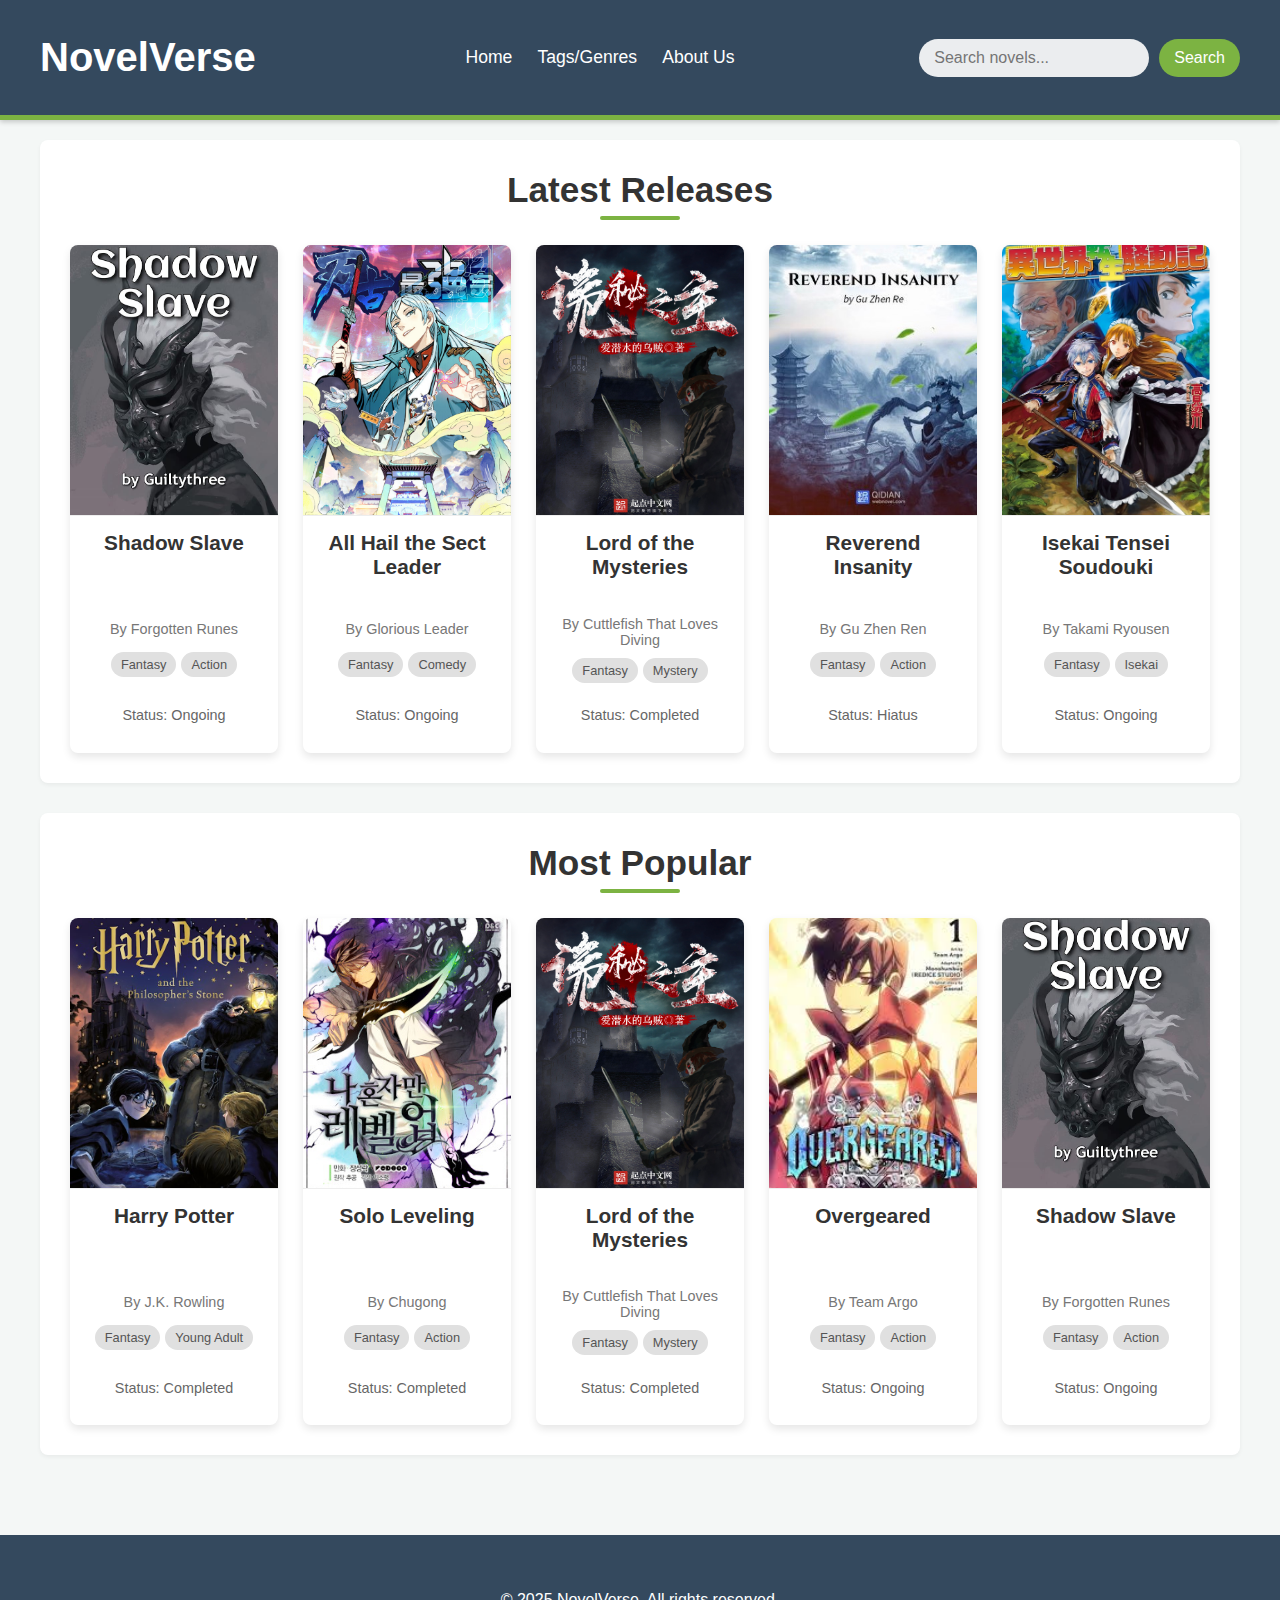
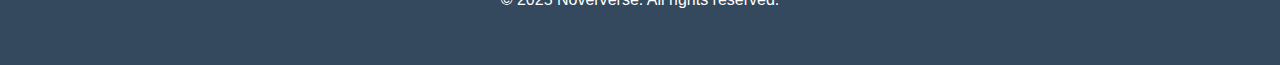
<file: index.html>
<!DOCTYPE html>
<html lang="en">
<head>
    <meta charset="UTF-8">
    <meta name="viewport" content="width=device-width, initial-scale=1.0">
    <title>NovelVerse - Read Your Next Story</title>
    <link rel="stylesheet" href="style.css">
    <script src="https://ajax.googleapis.com/ajax/libs/jquery/3.7.1/jquery.min.js"></script>
</head>
<body>
    <header class="main-header">
        <div class="container">
            <h1 class="logo"><a href="index.html">NovelVerse</a></h1>
            <nav class="main-nav">
                <ul>
                    <li><a href="index.html">Home</a></li>
                    <li><a href="tags.html">Tags/Genres</a></li>
                    <li><a href="about.html">About Us</a></li>
                </ul>
            </nav>
            <div class="search-bar-container">
                <input type="text" id="searchInput" placeholder="Search novels...">
                <button id="searchButton">Search</button>
            </div>
        </div>
    </header>

    <main class="container">
        <section class="novel-section latest-releases">
            <h2>Latest Releases</h2>
            <div class="novel-grid" id="latestNovelsGrid">
                </div>
        </section>

        <section class="novel-section most-popular">
            <h2>Most Popular</h2>
            <div class="novel-grid" id="popularNovelsGrid">
                </div>
        </section>
    </main>

    <footer class="main-footer">
        <div class="container">
            <p>&copy; 2025 NovelVerse. All rights reserved.</p>
        </div>
    </footer>

    <script src="script.js"></script>
</body>
</html>
</file>
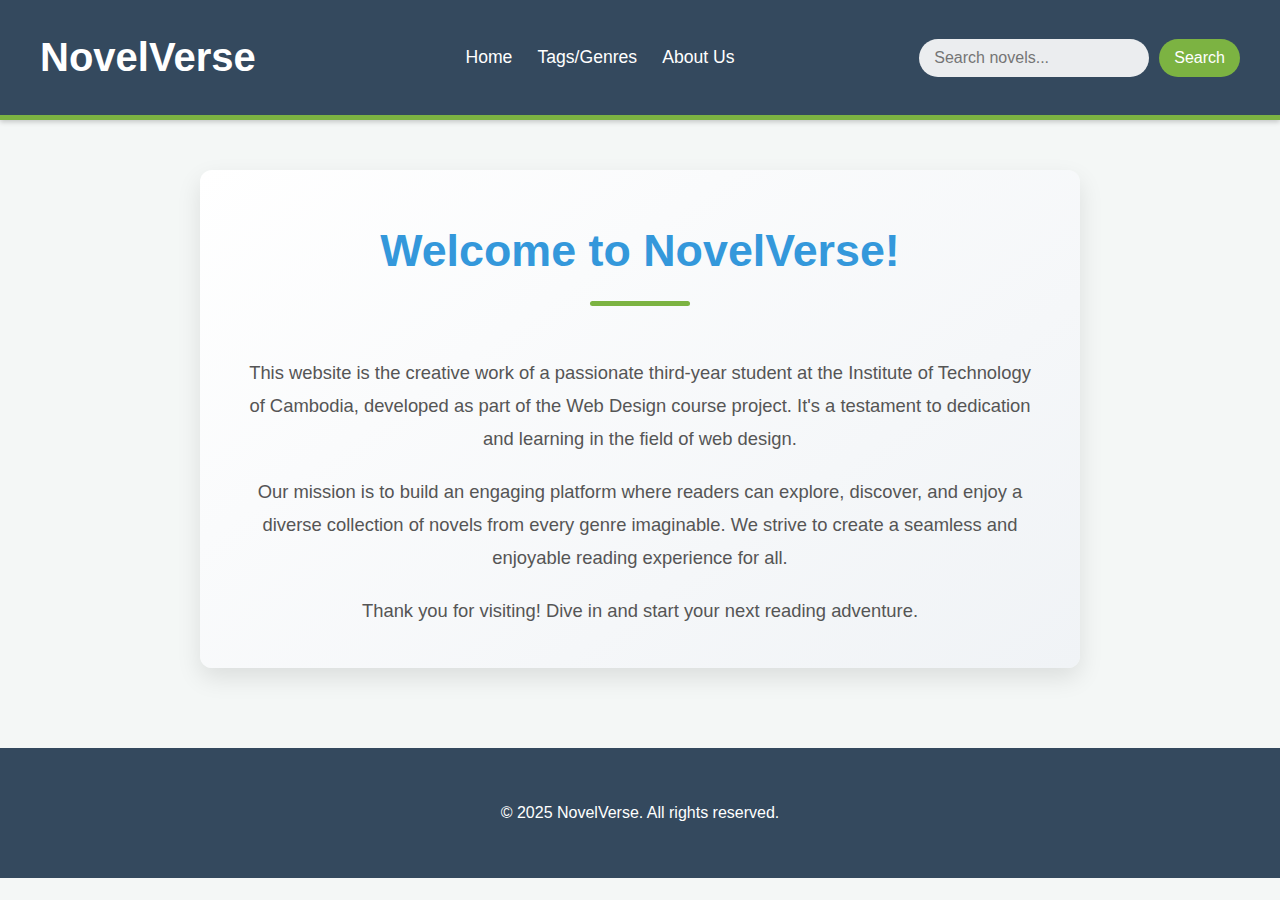
<file: about.html>
<!DOCTYPE html>
<html lang="en">
<head>
    <meta charset="UTF-8">
    <meta name="viewport" content="width=device-width, initial-scale=1.0">
    <title>About Us - NovelVerse</title>
    <link rel="stylesheet" href="style.css">
    <link rel="stylesheet" href="tags.css">
    <link rel="stylesheet" href="about.css">
    <script src="https://ajax.googleapis.com/ajax/libs/jquery/3.7.1/jquery.min.js"></script>
    <script src="script.js"></script>
</head>
<body>
    <header class="main-header">
        <div class="container">
            <h1 class="logo"><a href="index.html">NovelVerse</a></h1>
            <nav class="main-nav">
                <ul>
                    <li><a href="index.html">Home</a></li>
                    <li><a href="tags.html">Tags/Genres</a></li>
                    <li><a href="about.html">About Us</a></li>
                </ul>
            </nav>
            <div class="search-bar-container">
                <input type="text" id="searchInput" placeholder="Search novels...">
                <button id="searchButton">Search</button>
            </div>
        </div>
    </header>


    <main class="container about-page-content">
        <section class="about-section">
            <div class="about-header">
                <h2>Welcome to NovelVerse!</h2>
            </div>
            <p>This website is the creative work of a passionate third-year student at the Institute of Technology of Cambodia, developed as part of the Web Design course project. It's a testament to dedication and learning in the field of web design.</p>
            <p>Our mission is to build an engaging platform where readers can explore, discover, and enjoy a diverse collection of novels from every genre imaginable. We strive to create a seamless and enjoyable reading experience for all.</p>
            <p>Thank you for visiting! Dive in and start your next reading adventure.</p>
        </section>
    </main>

    <footer class="main-footer">
        <div class="container">
            <p>&copy; 2025 NovelVerse. All rights reserved.</p>
        </div>
    </footer>
    
</body>
</html>
</file>
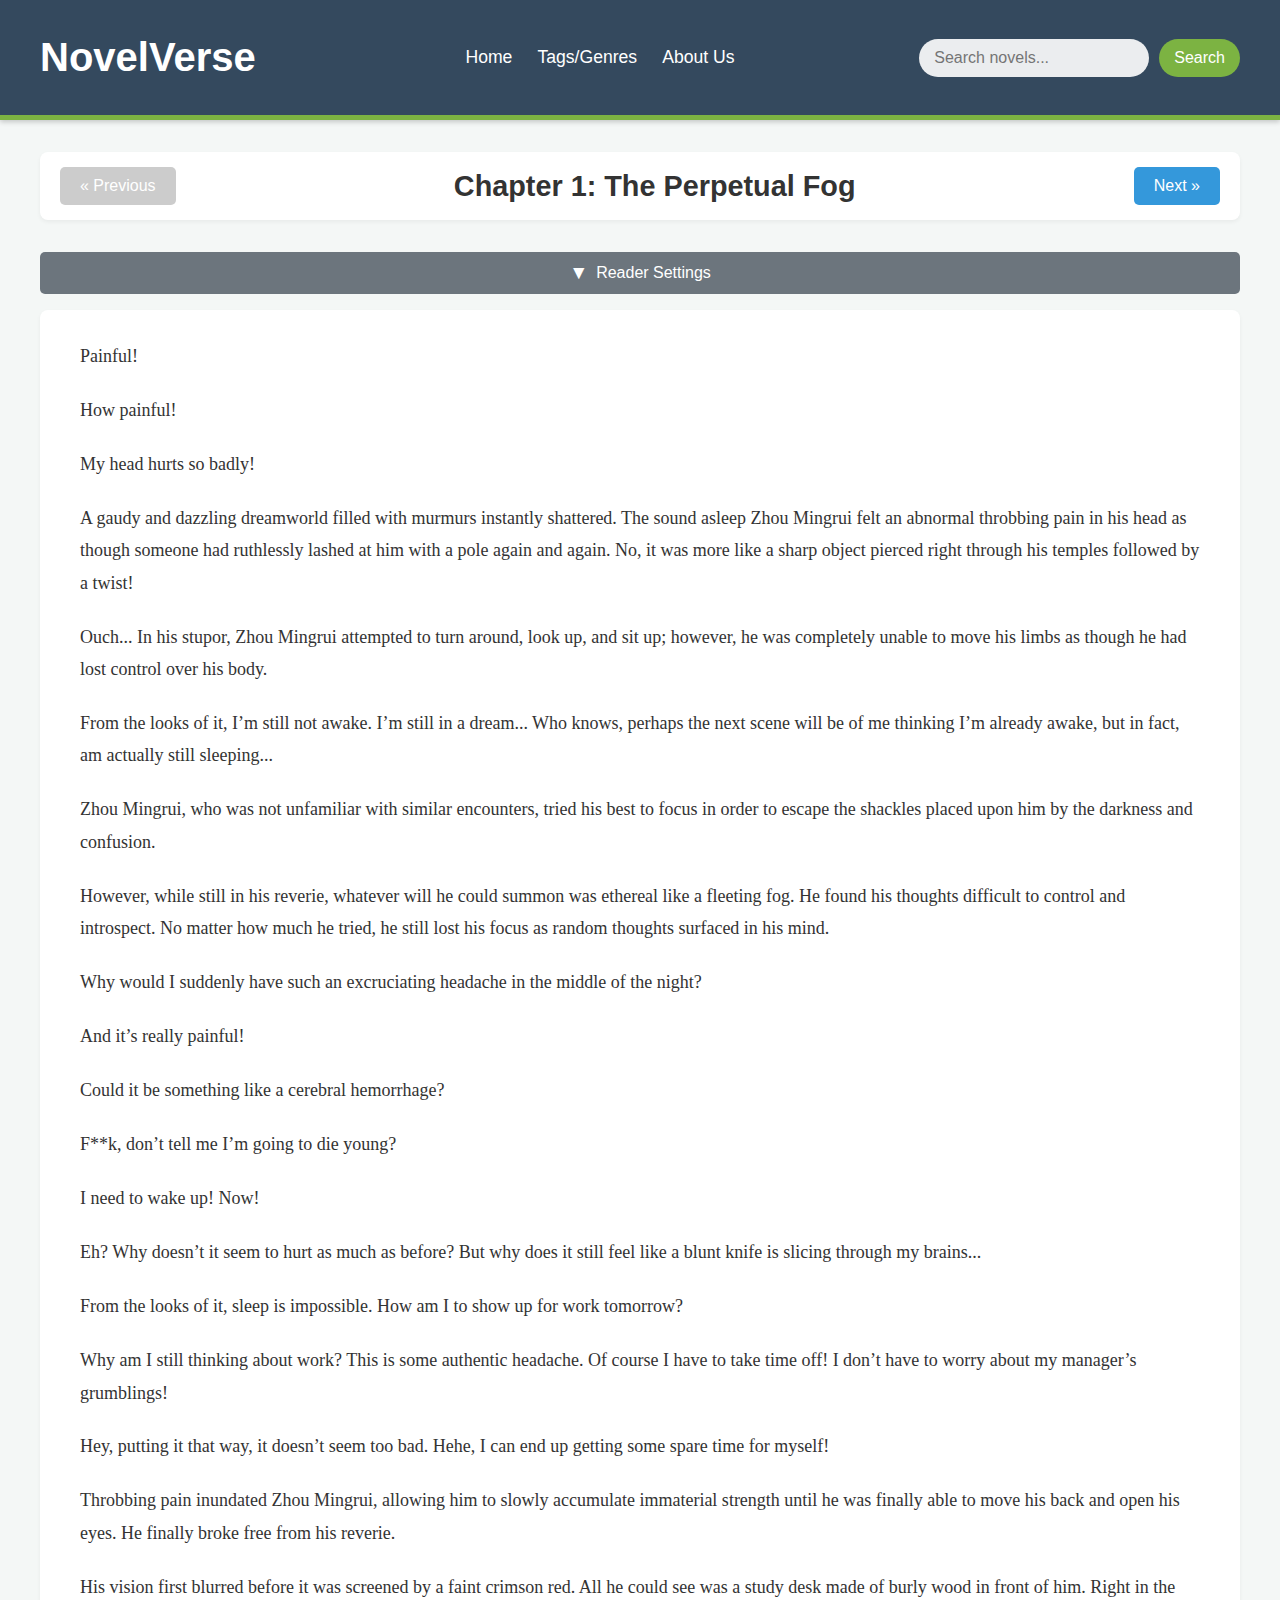
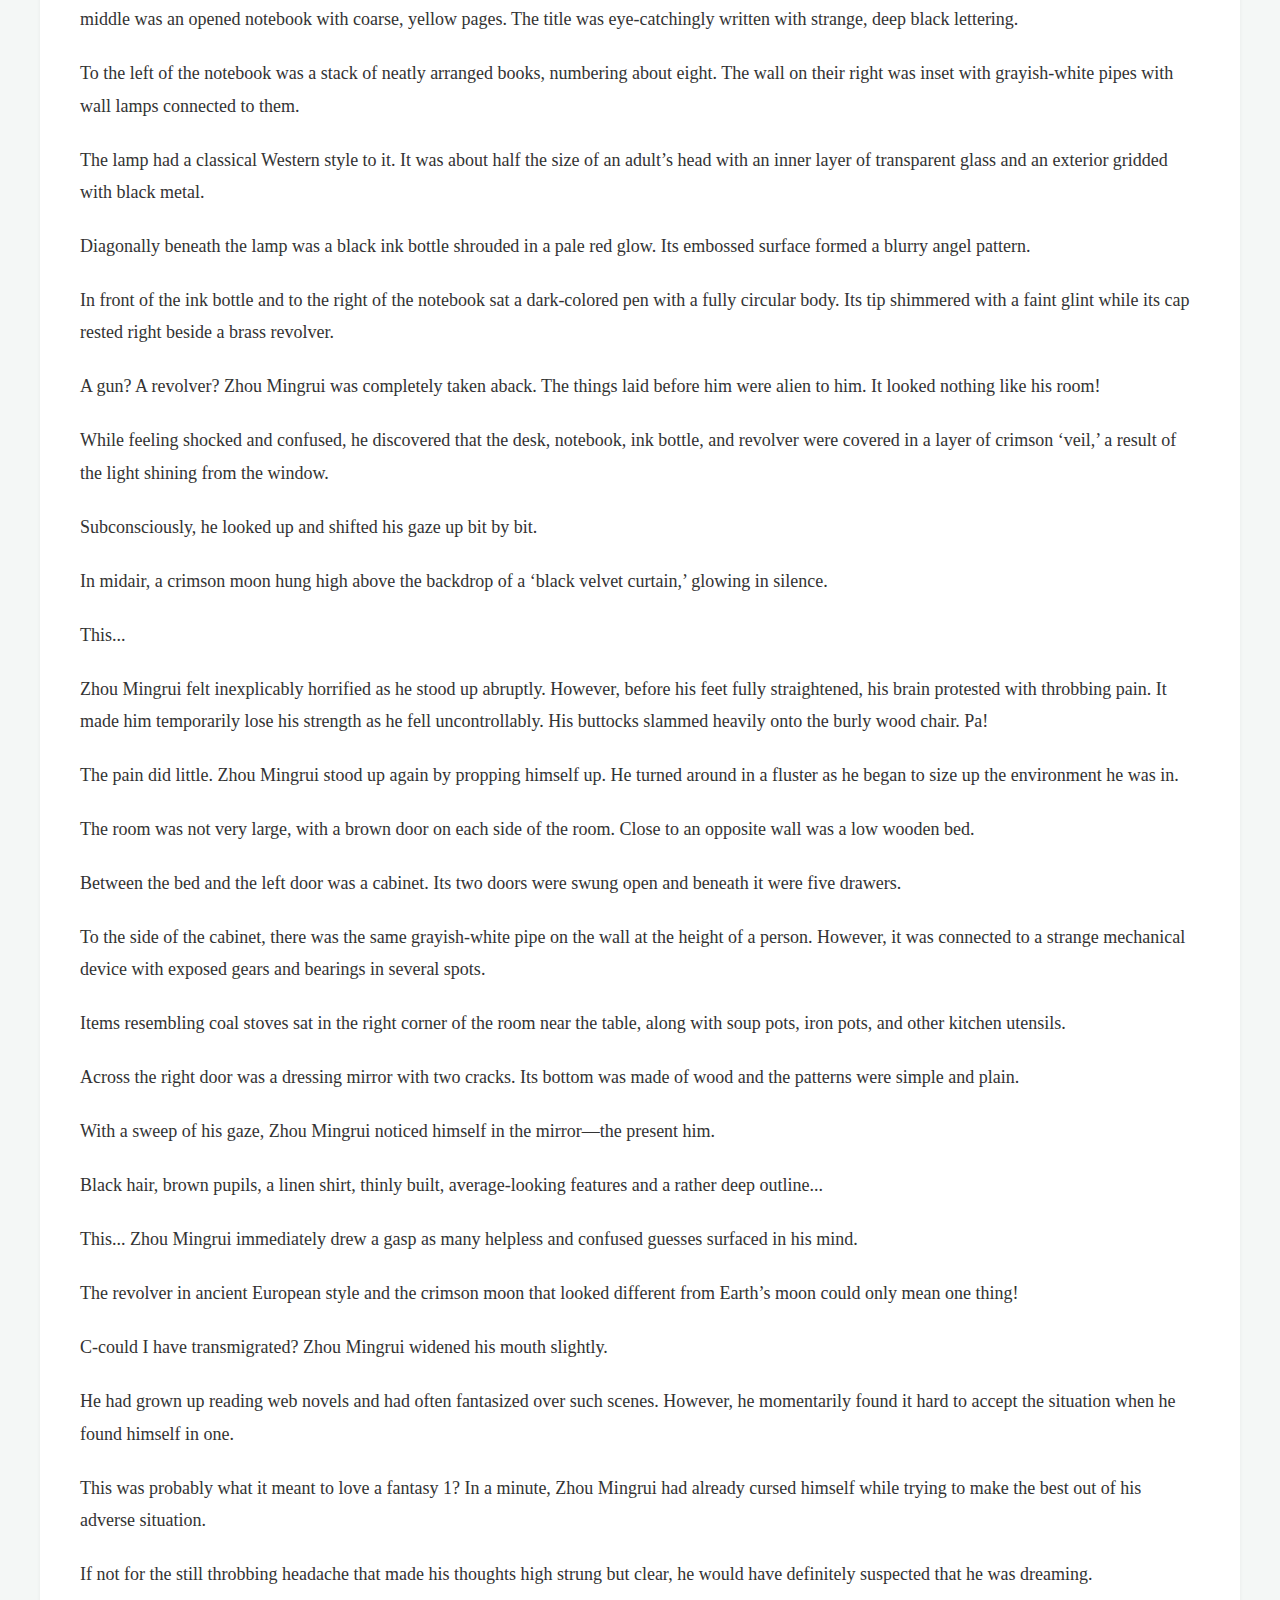
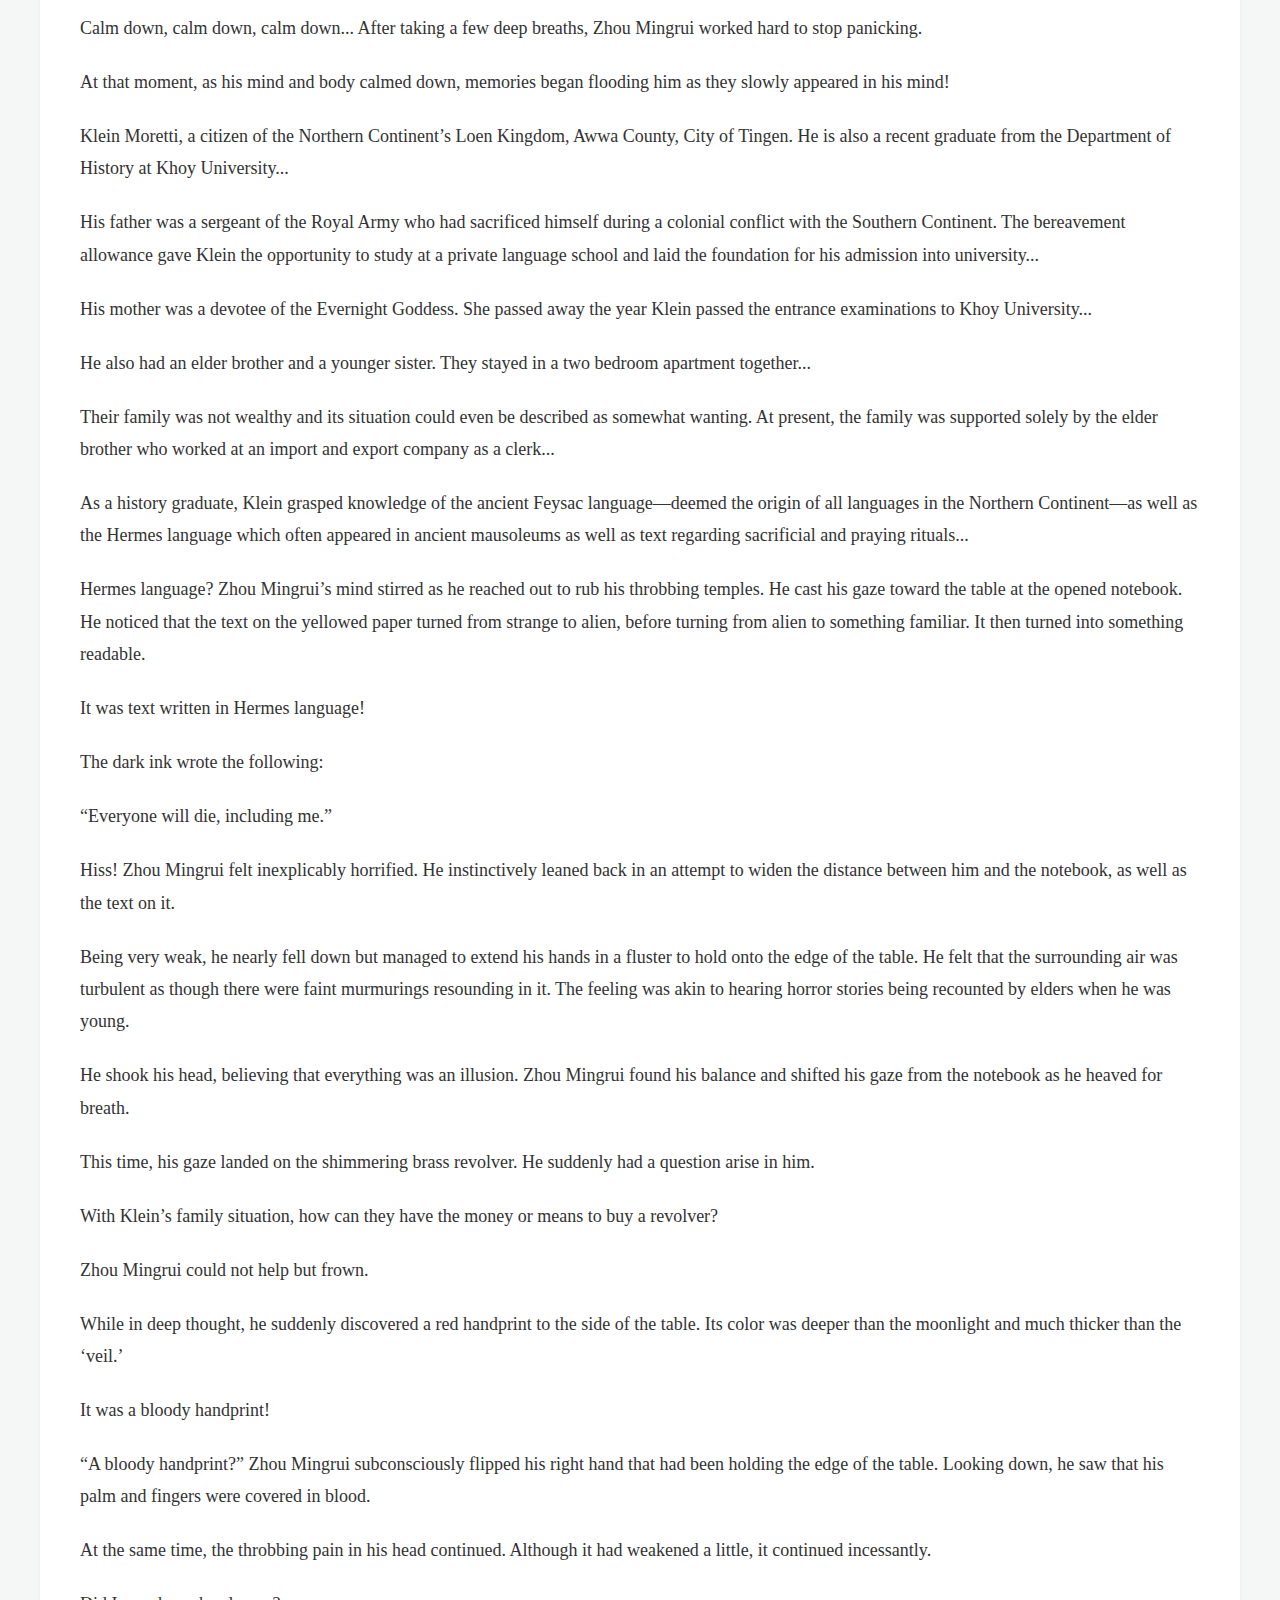
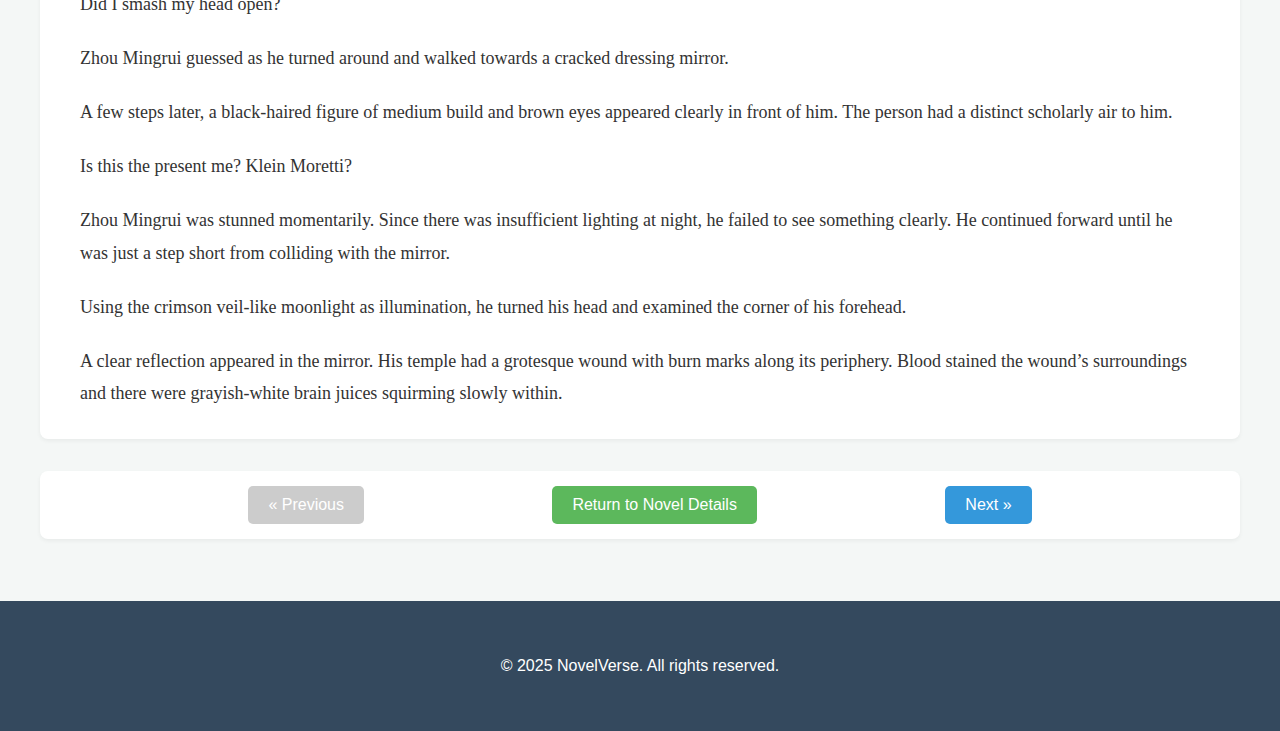
<file: chapter.html>
<!DOCTYPE html>
<html lang="en">
<head>
    <meta charset="UTF-8">
    <meta name="viewport" content="width=device-width, initial-scale=1.0">
    <title>Chapter Title - NovelVerse</title>
    <link rel="stylesheet" href="style.css">
    <link rel="stylesheet" href="chapter.css">
    <script src="https://ajax.googleapis.com/ajax/libs/jquery/3.7.1/jquery.min.js"></script>
    <script src="script.js"></script>
</head>
<body>
    <header class="main-header">
        <div class="container">
            <h1 class="logo"><a href="index.html">NovelVerse</a></h1>
            <nav class="main-nav">
                <ul>
                    <li><a href="index.html">Home</a></li>
                    <li><a href="tags.html">Tags/Genres</a></li>
                    <li><a href="about.html">About Us</a></li>
                </ul>
            </nav>
            <div class="search-bar-container">
                <input type="text" id="searchInput" placeholder="Search novels...">
                <button id="searchButton">Search</button>
            </div>
        </div>
    </header>

    
    <main class="container chapter-reader-page">
        <nav class="chapter-navigation">
            <button id="prevChapter" class="nav-button">&laquo; Previous</button>
            <h1 id="chapterTitleDisplay" class="chapter-title"></h1>
            <button id="nextChapter" class="nav-button">Next &raquo;</button>
        </nav>

        <button id="toggleSettingsBtn" class="nav-button settings-toggle-btn">
            <span class="icon">&#9660;</span> Reader Settings
        </button>

        <div class="reader-settings hidden-settings"> <span>Background:</span>
            <button class="setting-button active" data-bg="light">Light</button>
            <button class="setting-button" data-bg="dark">Dark</button>
            <button class="setting-button" data-bg="sepia">Sepia</button>

            <span style="margin-left: 20px;">Font Size:</span>
            <button class="setting-button" data-font-size="decrease">A-</button>
            <span id="currentFontSizeDisplay" class="setting-display-value"></span>
            <button class="setting-button" data-font-size="increase">A+</button>

            <span style="margin-left: 20px;">Font Family:</span>
            <button class="setting-button active" data-font-family="serif">Serif</button>
            <button class="setting-button" data-font-family="sans-serif">Sans-serif</button>
            <button class="setting-button" data-font-family="monospace">Monospace</button>
        </div>

        <div id="chapterContent" class="chapter-content">
            <p>Loading chapter...</p>
        </div>

        <nav class="chapter-navigation bottom-nav">
            <button id="prevChapterBottom" class="nav-button">&laquo; Previous</button>
            <button id="returnToNovelBtn" class="nav-button">Return to Novel Details</button>
            <button id="nextChapterBottom" class="nav-button">Next &raquo;</button>
        </nav>
    </main>

    <footer class="main-footer">
        <div class="container">
            <p>&copy; 2025 NovelVerse. All rights reserved.</p>
        </div>
    </footer>

    <script src="chapter-script.js"></script>
</body>
</html>
</file>
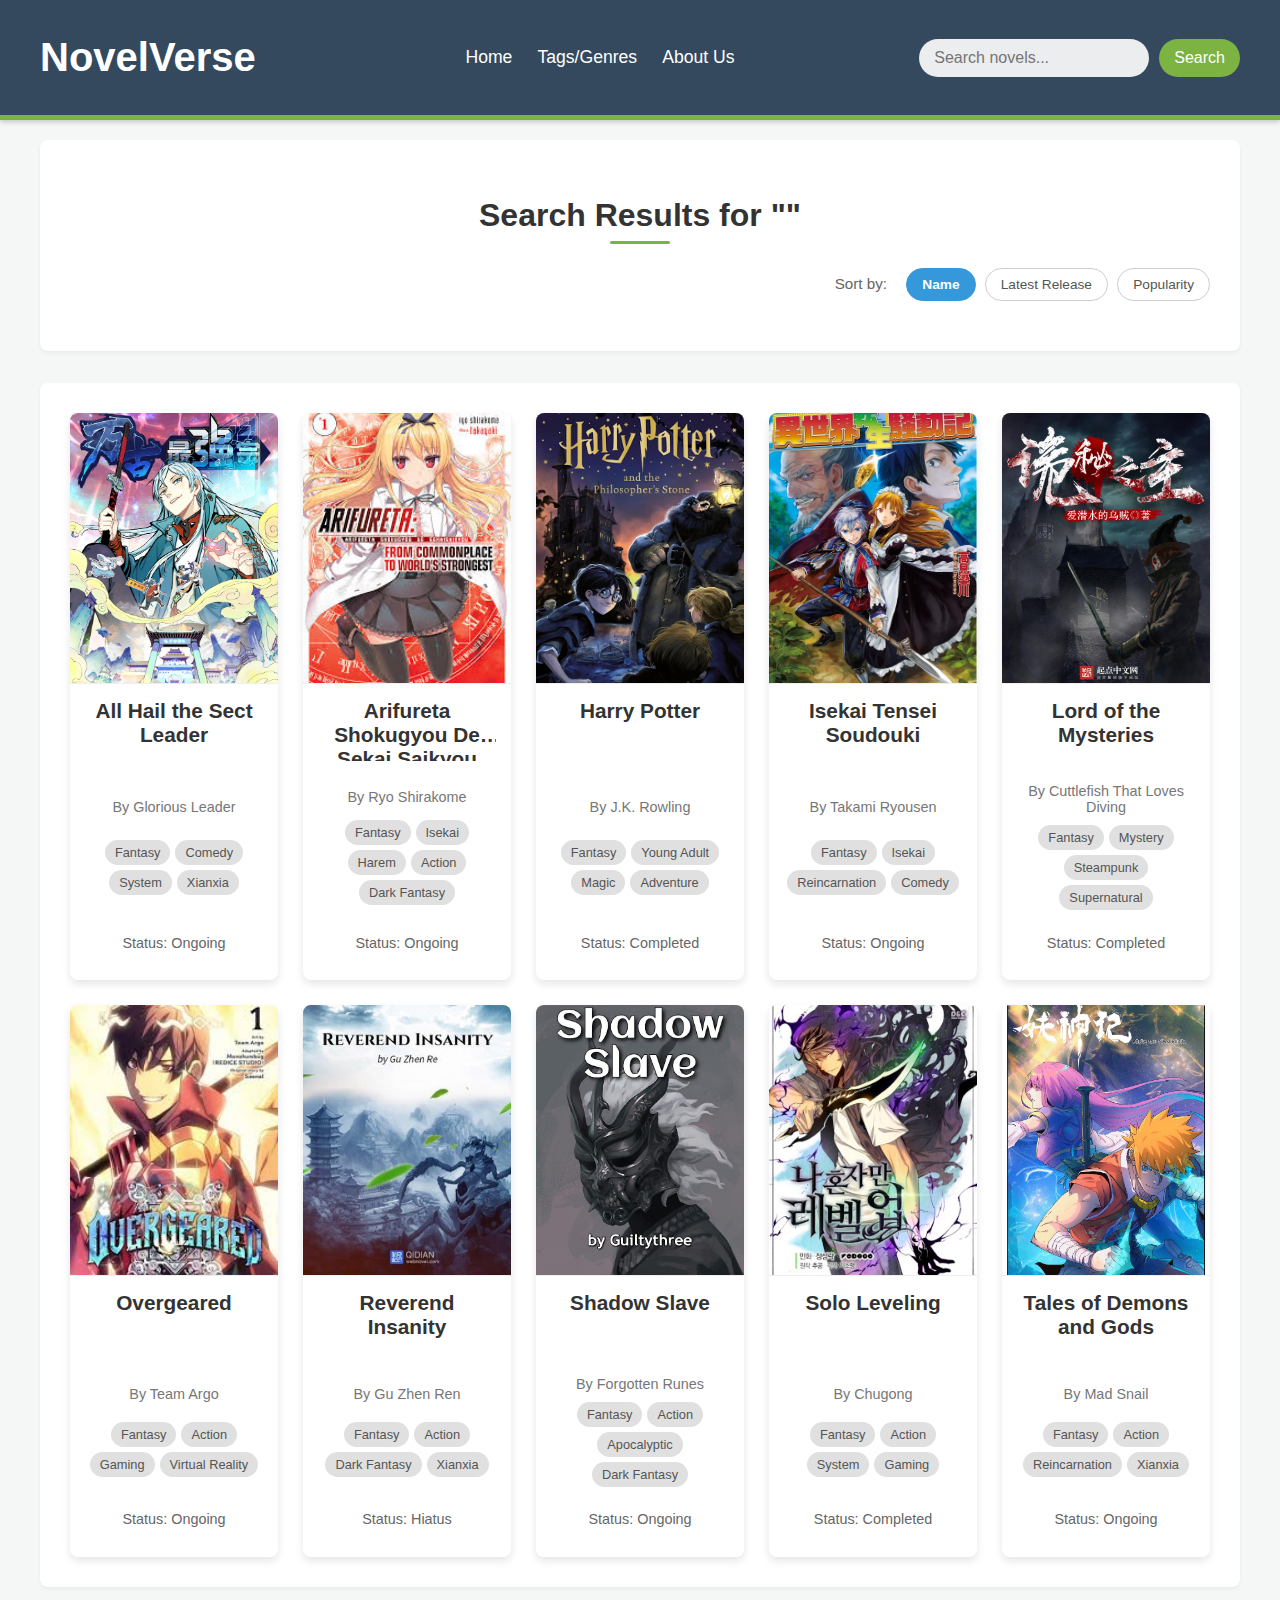
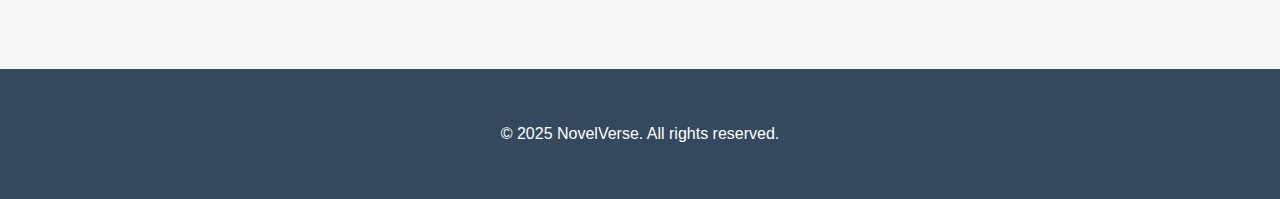
<file: search.html>
<!DOCTYPE html>
<html lang="en">
<head>
    <meta charset="UTF-8">
    <meta name="viewport" content="width=device-width, initial-scale=1.0">
    <title>Search Results - NovelVerse</title>
    <link rel="stylesheet" href="style.css">
    <link rel="stylesheet" href="tags.css">
    <link rel="stylesheet" href="search.css">
    <script src="https://ajax.googleapis.com/ajax/libs/jquery/3.7.1/jquery.min.js"></script>
    <script src="script.js"></script>
</head>
<body>
    <header class="main-header">
        <div class="container">
            <h1 class="logo"><a href="index.html">NovelVerse</a></h1>
            <nav class="main-nav">
                <ul>
                    <li><a href="index.html">Home</a></li>
                    <li><a href="tags.html">Tags/Genres</a></li>
                    <li><a href="about.html">About Us</a></li>
                </ul>
            </nav>
            <div class="search-bar-container">
                <input type="text" id="searchInput" placeholder="Search novels...">
                <button id="searchButton">Search</button>
            </div>
        </div>
    </header>

    <main class="container search-results-page">
        <section class="search-info-section">
            <h2 id="searchResultsHeading">Search Results for ""</h2>
            <div class="sort-options">
                <span>Sort by:</span>
                <button class="sort-button active" data-sort="name">Name</button>
                <button class="sort-button" data-sort="latest">Latest Release</button>
                <button class="sort-button" data-sort="popularity">Popularity</button>
            </div>
        </section>

        <section class="novel-results-section">
            <div class="novel-grid" id="searchResultsGrid">
                </div>
             <p id="noResultsMessage" style="display: none; text-align: center; font-size: 1.2em; color: #777; margin-top: 30px;">No novels found matching your search.</p>
        </section>
    </main>

    <footer class="main-footer">
        <div class="container">
            <p>&copy; 2025 NovelVerse. All rights reserved.</p>
        </div>
    </footer>

    <script src="search-script.js"></script>
</body>
</html>
</file>
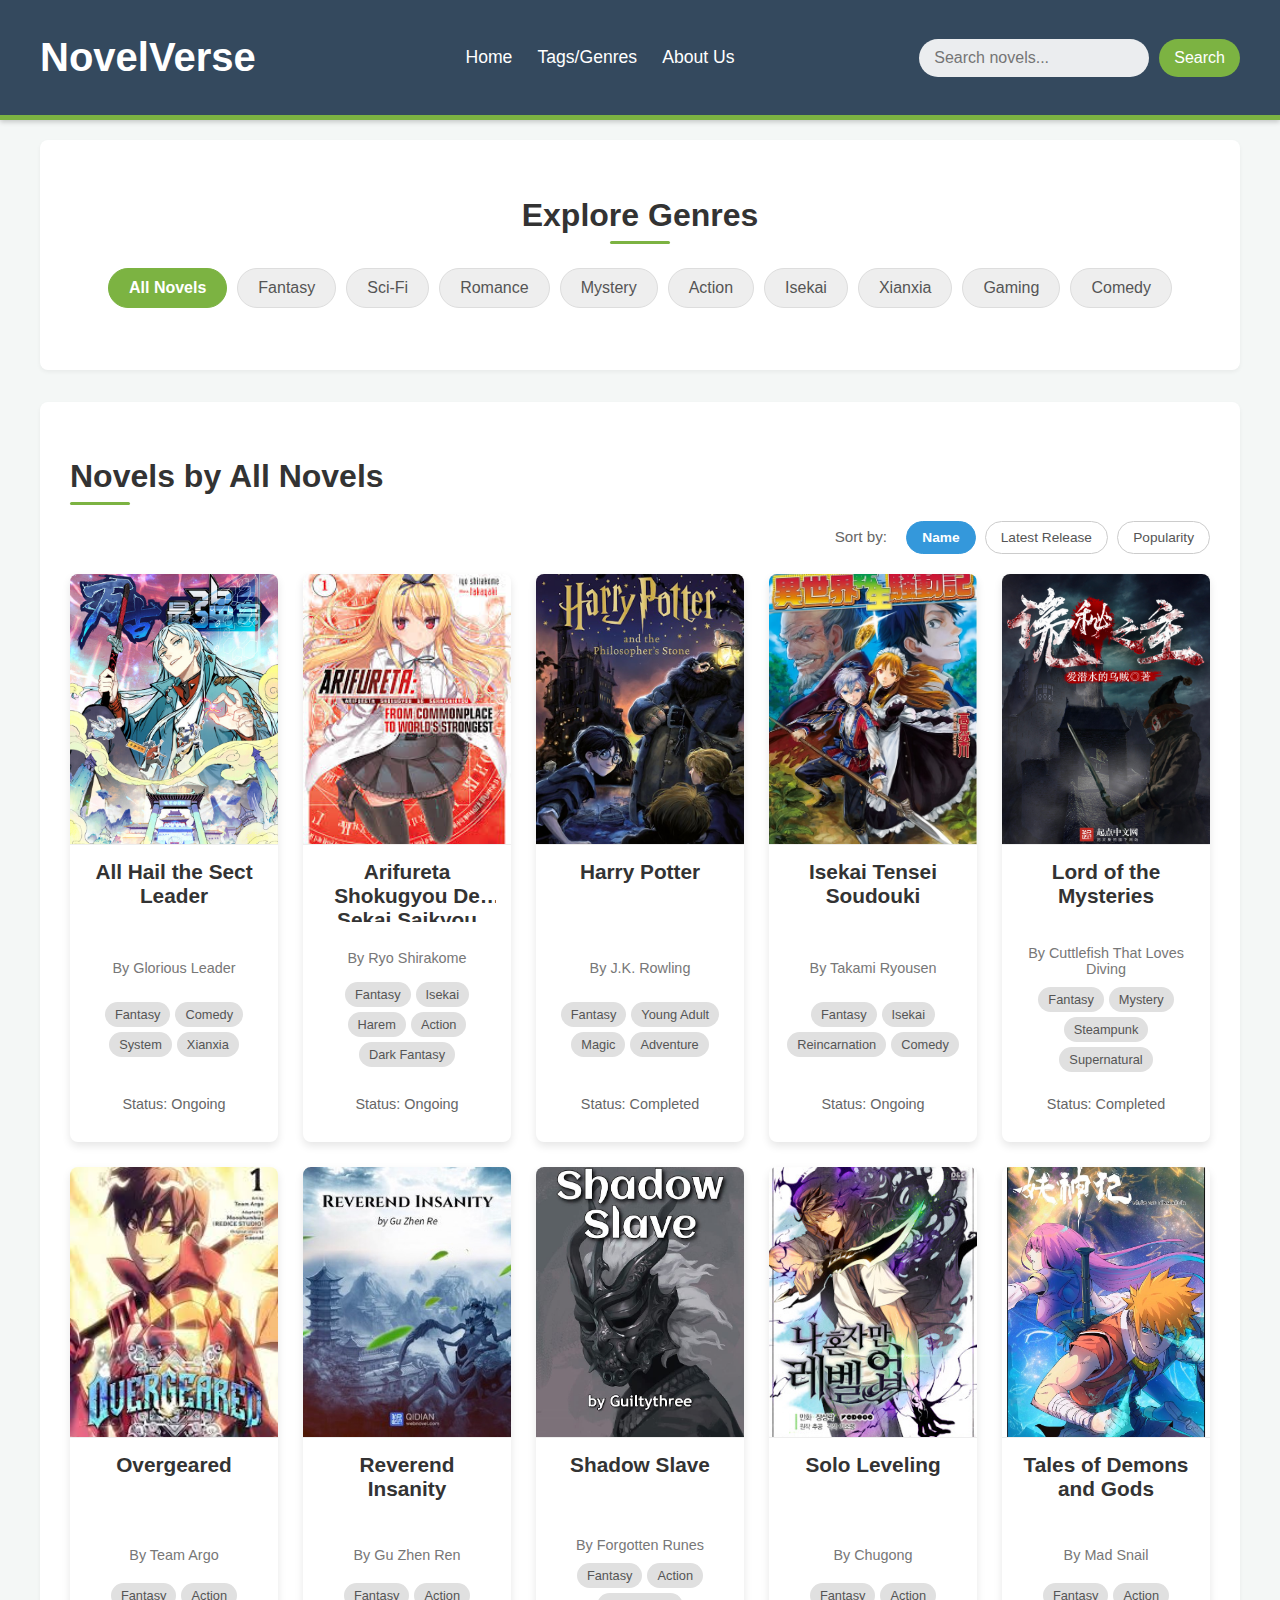
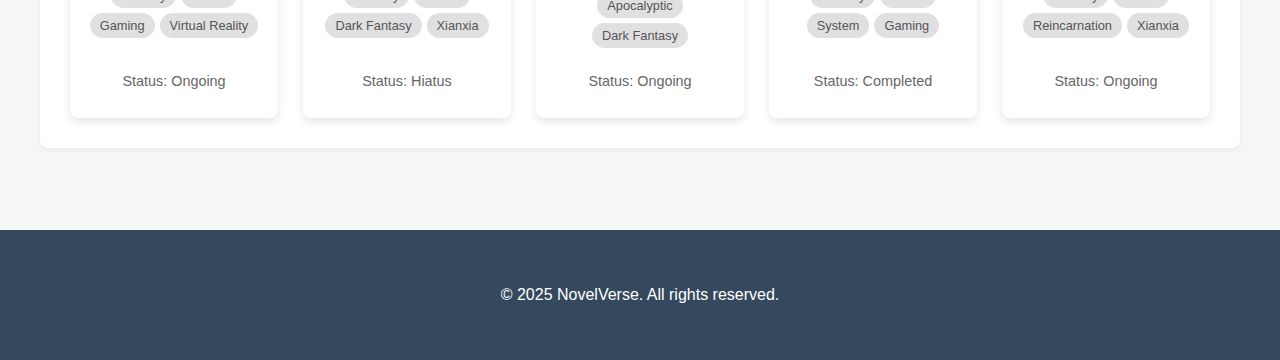
<file: tags.html>
<!DOCTYPE html>
<html lang="en">
<head>
    <meta charset="UTF-8">
    <meta name="viewport" content="width=device-width, initial-scale=1.0">
    <title>Tags & Genres - NovelVerse</title>
    <link rel="stylesheet" href="style.css">
    <link rel="stylesheet" href="tags.css">
    <script src="https://ajax.googleapis.com/ajax/libs/jquery/3.7.1/jquery.min.js"></script>
    <script src="script.js"></script>
</head>
<body>
    <header class="main-header">
        <div class="container">
            <h1 class="logo"><a href="index.html">NovelVerse</a></h1>
            <nav class="main-nav">
                <ul>
                    <li><a href="index.html">Home</a></li>
                    <li><a href="tags.html">Tags/Genres</a></li>
                    <li><a href="about.html">About Us</a></li>
                </ul>
            </nav>
            <div class="search-bar-container">
                <input type="text" id="searchInput" placeholder="Search novels...">
                <button id="searchButton">Search</button>
            </div>
        </div>
    </header>

    <main class="container tags-page">
        <section class="genres-list-section">
            <h2>Explore Genres</h2>
            <div class="genre-buttons">
                <button class="genre-button active" data-genre="all">All Novels</button>
                <button class="genre-button" data-genre="fantasy">Fantasy</button>
                <button class="genre-button" data-genre="scifi">Sci-Fi</button>
                <button class="genre-button" data-genre="romance">Romance</button>
                <button class="genre-button" data-genre="mystery">Mystery</button>
                <button class="genre-button" data-genre="action">Action</button>
                <button class="genre-button" data-genre="isekai">Isekai</button>
                <button class="genre-button" data-genre="xianxia">Xianxia</button>
                <button class="genre-button" data-genre="gaming">Gaming</button>
                <button class="genre-button" data-genre="comedy">Comedy</button>
                </div>
        </section>

        <section class="filtered-novels-section">
            <h2>Novels by <span id="currentGenre">All Novels</span></h2>
            <div class="sort-options">
                <span>Sort by:</span>
                <button class="sort-button active" data-sort="name">Name</button>
                <button class="sort-button" data-sort="latest">Latest Release</button>
                <button class="sort-button" data-sort="popularity">Popularity</button>
            </div>
            <div class="novel-grid" id="filteredNovelsGrid">
                </div>
        </section>
    </main>

    <footer class="main-footer">
        <div class="container">
            <p>&copy; 2025 NovelVerse. All rights reserved.</p>
        </div>
    </footer>

    <script src="tags-script.js"></script>
</body>
</html>
</file>
<file: style.css>
/* General Body and Container */
body {
    font-family: 'Segoe UI', Tahoma, Geneva, Verdana, sans-serif;
    margin: 0;
    padding: 0;
    /* Default background color */
    background-color: #f4f7f6;
    color: #333;
    transition: background-color 0.3s ease, color 0.3s ease; /* Smooth transition for background changes */
}

/* New classes for body background themes */
body.bg-light { background-color: #f4f7f6; color: #333333; }
body.bg-dark { background-color: #212121; color: #e0e0e0; }
body.bg-sepia { background-color: #fbf0d9; color: #5b4636; }


.container {
    max-width: 1200px;
    margin: 0 auto;
    padding: 20px;
}

/* Header */
.main-header {
    background-color: #34495e;
    color: #fff;
    padding: 15px 0;
    border-bottom: 5px solid #7cb342;
    box-shadow: 0 2px 5px rgba(0,0,0,0.2);
    position: relative; /* Added for dropdown positioning */
}

.main-header .container {
    display: flex;
    justify-content: space-between;
    align-items: center;
    flex-wrap: wrap; /* Allow wrapping on smaller screens */
}

.logo {
    margin: 0;
    font-size: 2.5em;
    font-weight: bold;
}

.logo a {
    color: #fff;
    text-decoration: none;
    transition: color 0.2s ease;
}

.logo a:hover {
    color: #aed581; /* Lighter green on hover */
}

/* Main Navigation */
.main-nav ul {
    list-style: none;
    margin: 0;
    padding: 0;
    display: flex;
}

.main-nav ul li {
    margin-left: 25px;
}

.main-nav ul li a {
    color: #fff;
    text-decoration: none;
    font-weight: 500;
    font-size: 1.1em;
    transition: color 0.2s ease;
}

.main-nav ul li a:hover {
    color: #aed581;
}

/* Right side of the header (Search Bar and Menu Button) */
.header-right {
    display: flex;
    align-items: center;
    gap: 15px; /* Space between search and menu button */
}

/* Search Bar */
.search-bar-container {
    display: flex;
    /* margin-left: 20px; Removed, now handled by gap in header-right */
}

.search-bar-container input[type="text"] {
    padding: 10px 15px;
    border: none;
    border-radius: 20px;
    font-size: 1em;
    width: 200px;
    background-color: rgba(255, 255, 255, 0.9);
    color: #333;
}

.search-bar-container button {
    background-color: #7cb342;
    color: #fff;
    border: none;
    padding: 10px 15px;
    border-radius: 20px;
    margin-left: 10px;
    cursor: pointer;
    font-size: 1em;
    transition: background-color 0.2s ease;
}

.search-bar-container button:hover {
    background-color: #689f38;
}

/* New Menu Button for Reader Settings */
.menu-button {
    background-color: #7cb342;
    color: #fff;
    border: none;
    padding: 10px 15px;
    border-radius: 20px;
    cursor: pointer;
    font-size: 1.2em; /* Larger icon */
    transition: background-color 0.2s ease;
    display: flex;
    align-items: center;
    justify-content: center;
}

.menu-button:hover {
    background-color: #689f38;
}

/* Reader Settings Dropdown */
.reader-settings-dropdown {
    position: absolute;
    top: 100%; /* Position below the header */
    right: 20px; /* Align to the right */
    background-color: #fff;
    border-radius: 8px;
    box-shadow: 0 4px 10px rgba(0, 0, 0, 0.2);
    padding: 15px;
    z-index: 1000; /* Ensure it's above other content */
    display: none; /* Hidden by default, toggled by JS */
    flex-direction: column;
    gap: 15px;
    min-width: 250px;
}

.reader-settings-dropdown.active {
    display: flex; /* Show when active */
}

.reader-settings-dropdown .setting-group {
    display: flex;
    align-items: center;
    flex-wrap: wrap; /* Allow buttons to wrap */
    gap: 8px; /* Space between items in a group */
}

.reader-settings-dropdown .setting-group span {
    font-weight: bold;
    color: #555;
    flex-basis: 100%; /* Make label take full width */
    margin-bottom: 5px; /* Space below label */
}

.reader-settings-dropdown .setting-button {
    background-color: #eee;
    color: #555;
    border: 1px solid #ddd;
    padding: 8px 12px;
    border-radius: 5px;
    cursor: pointer;
    font-size: 0.9em;
    transition: all 0.2s ease;
}

.reader-settings-dropdown .setting-button:hover {
    background-color: #e0e0e0;
}

.reader-settings-dropdown .setting-button.active {
    background-color: #7cb342;
    color: #fff;
    border-color: #7cb342;
}

.reader-settings-dropdown .setting-button.active:hover {
    background-color: #689f38;
}

.reader-settings-dropdown .setting-display-value {
    background-color: #f0f0f0;
    color: #333;
    border: 1px solid #ccc;
    padding: 8px 12px;
    border-radius: 5px;
    min-width: 40px;
    text-align: center;
    font-size: 0.9em;
    font-weight: bold;
}


/* Main Content Sections */
main {
    padding: 30px 0;
}

.novel-section {
    margin-bottom: 30px;
    background-color: #fff; /* Keep this white or a light color for novel sections */
    padding: 30px;
    border-radius: 8px;
    box-shadow: 0 2px 4px rgba(0, 0, 0, 0.05);
}

.novel-section h2 {
    font-size: 2.2em;
    color: #333;
    margin-top: 0;
    margin-bottom: 25px;
    text-align: center;
    position: relative;
    padding-bottom: 10px;
}

.novel-section h2::after {
    content: '';
    position: absolute;
    left: 50%;
    bottom: 0;
    transform: translateX(-50%);
    width: 80px;
    height: 4px;
    background-color: #7cb342;
    border-radius: 5px;
}

.novel-grid {
    display: grid;
    grid-template-columns: repeat(auto-fill, minmax(180px, 1fr));
    gap: 25px;
    justify-content: center;
}

.novel-card {
    background-color: #fff;
    border-radius: 8px;
    box-shadow: 0 4px 8px rgba(0, 0, 0, 0.1);
    overflow: hidden;
    text-align: center;
    transition: transform 0.2s ease, box-shadow 0.2s ease;
    display: flex;
    flex-direction: column;
}

.novel-card:hover {
    transform: translateY(-5px);
    box-shadow: 0 6px 12px rgba(0, 0, 0, 0.15);
}

.novel-card a {
    text-decoration: none;
    color: inherit;
}

.novel-cover {
    width: 100%;
    height: 270px; /* Standard height for covers */
    object-fit: cover; /* Ensures image covers area without distorting */
    display: block;
    border-bottom: 1px solid #eee;
}

.novel-info {
    padding: 15px;
    flex-grow: 1;
    display: flex;
    flex-direction: column;
    justify-content: space-between;
}

.novel-title {
    font-size: 1.3em;
    margin-top: 0;
    margin-bottom: 8px;
    height: 3em; /* Fixed height for title to prevent layout shifts */
    overflow: hidden;
    text-overflow: ellipsis;
    display: -webkit-box;
    -webkit-line-clamp: 2; /* Limit to 2 lines */
    -webkit-box-orient: vertical;
}

.novel-title a {
    color: #333;
    transition: color 0.2s ease;
}

.novel-title a:hover {
    color: #7cb342;
}

.novel-author {
    font-size: 0.9em;
    color: #777;
    margin-bottom: 10px;
}

.novel-tags {
    margin-bottom: 10px;
    display: flex;
    flex-wrap: wrap;
    justify-content: center;
    gap: 5px;
}

.tag {
    background-color: #e0e0e0;
    color: #555;
    padding: 5px 10px;
    border-radius: 15px;
    font-size: 0.8em;
    text-decoration: none;
    white-space: nowrap; /* Prevent tags from breaking */
}

.tag:hover {
    background-color: #d0d0d0;
}

.novel-status {
    font-size: 0.9em;
    color: #666;
    font-weight: 500;
}

.novel-status strong {
    color: #7cb342;
}

/* Footer */
.main-footer {
    background-color: #34495e;
    color: #fff;
    text-align: center;
    padding: 20px 0;
    margin-top: 30px;
}

/* Responsive Design */
@media (max-width: 992px) {
    .container {
        padding: 15px;
    }
    .main-header .container {
        flex-direction: column;
        align-items: center;
    }
    .main-nav ul {
        margin-top: 15px;
        flex-wrap: wrap;
        justify-content: center;
    }
    .main-nav ul li {
        margin: 0 10px 10px;
    }
    .header-right {
        width: 100%;
        margin-top: 15px;
        justify-content: center;
    }
    .search-bar-container {
        width: 80%;
        margin-left: 0;
    }
    .search-bar-container input[type="text"] {
        width: 70%;
    }
    .logo {
        font-size: 2em;
    }
    .novel-section h2 {
        font-size: 1.8em;
    }
    .novel-grid {
        grid-template-columns: repeat(auto-fill, minmax(150px, 1fr));
        gap: 15px;
    }
    .novel-cover {
        height: 220px; /* Adjust height for smaller cards */
    }
    .novel-title {
        font-size: 1.2em;
        height: auto; /* Allow more flexible height */
        -webkit-line-clamp: 3;
    }
    .novel-info {
        padding: 10px;
    }
    .novel-author, .novel-status {
        font-size: 0.85em;
    }
    .tag {
        font-size: 0.75em;
        padding: 4px 8px;
    }

    /* Adjust dropdown for smaller screens */
    .reader-settings-dropdown {
        position: static; /* Allow it to flow naturally */
        width: 100%;
        border-radius: 0;
        box-shadow: none;
        padding: 10px;
        margin-top: 15px;
    }
    .reader-settings-dropdown .setting-group {
        flex-direction: column; /* Stack setting groups vertically */
        align-items: stretch; /* Make items take full width */
        gap: 10px;
    }
    .reader-settings-dropdown .setting-group span {
        text-align: center;
        margin-bottom: 5px;
        padding-bottom: 5px;
        border-bottom: 1px solid #eee;
    }
}

@media (max-width: 576px) {
    .novel-grid {
        grid-template-columns: repeat(auto-fill, minmax(130px, 1fr));
    }
    .novel-cover {
        height: 190px;
    }
    .search-bar-container input[type="text"] {
        width: 60%;
    }
    .search-bar-container, .menu-button {
        flex-grow: 1; /* Allow them to share space */
    }
    .header-right {
        flex-wrap: wrap; /* Allow search and menu button to wrap */
        gap: 10px;
    }
    .search-bar-container {
        width: 100%;
    }
    .search-bar-container input[type="text"] {
        width: calc(100% - 70px); /* Adjust width to make room for button */
    }
    .menu-button {
        width: 100%;
    }
}
</file>
<file: tags.css>
.tags-page .genres-list-section,
.tags-page .filtered-novels-section {
    background: #fff;
    border-radius: 8px;
    box-shadow: 0 2px 4px rgba(0, 0, 0, 0.05);
    padding: 30px;
    margin-bottom: 2rem;
}

.tags-page h2 {
    font-size: 2rem;
    color: #333;
    margin-bottom: 1.5rem;
    text-align: center;
    position: relative;
    padding-bottom: 10px;
}

.tags-page h2::after {
    content: '';
    position: absolute;
    left: 50%;
    bottom: 0;
    transform: translateX(-50%);
    width: 60px;
    height: 3px;
    background-color: #7cb342;
    border-radius: 5px;
}

.genre-buttons {
    text-align: center;
    margin-bottom: 2rem;
    flex-wrap: wrap;
    justify-content: center;
    display: flex; /* For better button layout */
    gap: 10px; /* Space between buttons */
}

.genre-button {
    background-color: #eee;
    color: #555;
    border: 1px solid #ddd;
    padding: 10px 20px;
    border-radius: 25px;
    cursor: pointer;
    font-size: 1em;
    transition: background-color 0.2s ease, color 0.2s ease, border-color 0.2s ease;
    white-space: nowrap; /* Prevent buttons from breaking words */
}

.genre-button:hover {
    background-color: #e0e0e0;
    color: #333;
}

.genre-button.active {
    background-color: #7cb342;
    color: #fff;
    border-color: #7cb342;
    font-weight: bold;
}

.genre-button.active:hover {
    background-color: #689f38;
    border-color: #689f38;
}

.filtered-novels-section h2 {
    margin-bottom: 1rem;
    text-align: left;
}
.filtered-novels-section h2::after {
    left: 0;
    transform: none;
}

.sort-options {
    text-align: right;
    margin-bottom: 20px;
    font-size: 0.95em;
    color: #666;
}

.sort-options span {
    margin-right: 10px;
}

.sort-button {
    background-color: transparent;
    color: #555;
    border: 1px solid #ccc;
    padding: 8px 15px;
    border-radius: 20px;
    cursor: pointer;
    font-size: 0.9em;
    margin-left: 5px;
    transition: background-color 0.2s ease, color 0.2s ease, border-color 0.2s ease;
}

.sort-button:hover {
    background-color: #f0f0f0;
    color: #333;
}

.sort-button.active {
    background-color: #3498db;
    color: #fff;
    border-color: #3498db;
    font-weight: bold;
}

.sort-button.active:hover {
    background-color: #2980b9;
    border-color: #2980b9;
}

/* Hide novels that don't match the active filter */
.novel-card.hidden {
    display: none;
}

/* Responsive adjustments */
@media (max-width: 768px) {
    .genre-buttons {
        gap: 8px;
    }
    .genre-button {
        padding: 8px 15px;
        font-size: 0.9em;
    }
    .filtered-novels-section h2 {
        text-align: center;
    }
    .filtered-novels-section h2::after {
        left: 50%;
        transform: translateX(-50%);
    }
    .sort-options {
        text-align: center;
        margin-top: 20px;
    }
    .sort-button {
        margin-top: 5px;
    }
}
</file>
<file: about.css>
.about-page-content {
    padding: 30px 0;
}

.about-section {
    background: linear-gradient(145deg, #ffffff, #f0f3f6); /* Soft gradient background */
    border-radius: 12px;
    box-shadow: 0 10px 25px rgba(0, 0, 0, 0.1); /* Stronger shadow */
    padding: 40px;
    margin: 20px auto; /* Center the section */
    max-width: 800px; /* Limit width for readability */
    text-align: center;
    color: #34495e; /* Darker text for contrast */
    line-height: 1.8;
}

.about-header {
    display: flex;
    flex-direction: column;
    align-items: center;
    margin-bottom: 30px;
}

.about-section h2 {
    font-size: 2.8em;
    color: #3498db; /* Blue heading */
    margin-top: 0;
    margin-bottom: 20px;
    font-weight: 700;
    position: relative;
    padding-bottom: 15px;
}

.about-section h2::after {
    content: '';
    position: absolute;
    left: 50%;
    bottom: 0;
    transform: translateX(-50%);
    width: 100px;
    height: 5px;
    background-color: #7cb342; /* Green underline */
    border-radius: 5px;
}

.about-section p {
    font-size: 1.15em;
    margin-bottom: 20px;
    color: #555;
}

.about-section p:last-of-type {
    margin-bottom: 0;
}

/* Responsive adjustments */
@media (max-width: 768px) {
    .about-section {
        padding: 30px 20px;
        margin: 15px auto;
    }

    .about-section h2 {
        font-size: 2em;
    }

    .about-section p {
        font-size: 1em;
    }

    .about-icon {
        width: 60px;
        height: 60px;
        margin-bottom: 15px;
    }
}

@media (max-width: 480px) {
    .about-section {
        padding: 20px 15px;
    }

    .about-section h2 {
        font-size: 1.8em;
        margin-bottom: 15px;
    }

    .about-section h2::after {
        width: 80px;
        height: 4px;
    }
}
</file>
<file: chapter.css>
/* Base styles for the chapter reader page */
.chapter-reader-page {
    padding: 2rem 0;
}

/* Top and bottom chapter navigation bars */
.chapter-navigation {
    display: flex;
    justify-content: space-between; /* Default for top nav */
    align-items: center;
    margin-bottom: 2rem;
    background-color: #fff;
    padding: 15px 20px;
    border-radius: 8px;
    box-shadow: 0 2px 4px rgba(0, 0, 0, 0.05);
}

.chapter-navigation.bottom-nav {
    margin-top: 2rem;
    margin-bottom: 0;
    justify-content: space-evenly; /* Use space-evenly for consistent spacing across 3 items */
}


/* Chapter title in the navigation bar */
.chapter-title {
    font-size: 1.8rem;
    color: #333;
    flex-grow: 1;
    text-align: center;
    margin: 0 20px;
    overflow: hidden;
    text-overflow: ellipsis;
    white-space: nowrap;
}

/* Navigation buttons (Prev/Next/Return) */
.nav-button {
    background-color: #3498db;
    color: #fff;
    border: none;
    padding: 10px 20px;
    border-radius: 5px;
    cursor: pointer;
    font-size: 1em;
    transition: background-color 0.2s ease, transform 0.2s ease;
    white-space: nowrap;
    flex-shrink: 0; /* Prevent buttons from shrinking too much by default */
}

.nav-button:hover {
    background-color: #2980b9;
    transform: translateY(-2px);
}

.nav-button:disabled {
    background-color: #ccc;
    cursor: not-allowed;
    transform: none;
}

#returnToNovelBtn {
    background-color: #5cb85c;
}

#returnToNovelBtn:hover {
    background-color: #4cae4c;
}

/* --- NEW: Toggle Button for Settings --- */
.settings-toggle-btn {
    background-color: #6c757d; /* A neutral color for settings toggle */
    color: white;
    width: 100%; /* Make it span full width */
    margin-bottom: 1rem; /* Space below the button */
    display: flex; /* Allow icon and text to be side-by-side */
    justify-content: center;
    align-items: center;
    gap: 8px; /* Space between icon and text */
}

.settings-toggle-btn:hover {
    background-color: #5a6268;
    transform: none; /* No translateY for this button */
}

.settings-toggle-btn .icon {
    transition: transform 0.3s ease; /* Smooth rotation for the icon */
    font-size: 1.2em; /* Make icon slightly larger */
}

.settings-toggle-btn.active .icon {
    transform: rotate(180deg); /* Rotate icon when settings are open */
}


/* Container for reader settings controls */
.reader-settings {
    background-color: #fff;
    padding: 20px;
    border-radius: 8px;
    box-shadow: 0 2px 4px rgba(0, 0, 0, 0.05);
    margin-bottom: 2rem;
    display: flex;
    flex-wrap: wrap;
    justify-content: center;
    align-items: center;
    gap: 10px 20px; /* Row and column gap */

    /* --- NEW: Styles for toggle functionality --- */
    max-height: 630px; /* Max height when open (should be larger than actual content) */
    overflow: hidden; /* Hide overflow when collapsing */
    transition: max-height 0.3s ease-out, padding 0.3s ease-out, margin-bottom 0.3s ease-out; /* Smooth transition */
}

.reader-settings.hidden-settings {
    max-height: 0; /* Collapse the height */
    padding-top: 0; /* Remove padding when collapsed */
    padding-bottom: 0; /* Remove padding when collapsed */
    margin-bottom: 0; /* Remove margin when collapsed */
    opacity: 0; /* Fade out content */
    pointer-events: none; /* Prevent interaction when hidden */
}

.reader-settings span {
    font-weight: bold;
    color: #555;
}

.setting-display-value {
    background-color: #f0f0f0;
    color: #333;
    border: 1px solid #ccc;
    padding: 8px 12px;
    border-radius: 5px;
    min-width: 40px;
    text-align: center;
    font-size: 0.9em;
    font-weight: bold;
}

.setting-button {
    background-color: #eee;
    color: #555;
    border: 1px solid #ddd;
    padding: 8px 12px;
    border-radius: 5px;
    cursor: pointer;
    font-size: 0.9em;
    transition: all 0.2s ease;
}

.setting-button:hover {
    background-color: #e0e0e0;
}

.setting-button.active {
    background-color: #7cb342;
    color: #fff;
    border-color: #7cb342;
}

.setting-button.active:hover {
    background-color: #689f38;
}

/* Main content area for the chapter text */
.chapter-content {
    background-color: #fff;
    padding: 30px 40px;
    border-radius: 8px;
    box-shadow: 0 2px 4px rgba(0, 0, 0, 0.05);
    min-height: 400px;
    line-height: 1.8;
    color: #333;
    font-size: 18px; /* Base font size */
    transition: background-color 0.3s ease, color 0.3s ease;
}

.chapter-content p {
    margin: 0 0 1.2em 0;
}

.chapter-content p:last-child {
    margin-bottom: 0;
}

/* Theme and Font Family Styles */
.chapter-content.bg-light { background-color: #ffffff; color: #333333; }
.chapter-content.bg-dark { background-color: #212121; color: #e0e0e0; }
.chapter-content.bg-sepia { background-color: #fbf0d9; color: #5b4636; }
.chapter-content.font-serif { font-family: 'Georgia', serif; }
.chapter-content.font-sans-serif { font-family: 'Helvetica Neue', Arial, sans-serif; }
.chapter-content.font-monospace { font-family: 'Courier New', monospace; }



/* For Tablets and smaller devices (~768px and below) */
@media (max-width: 768px) {
    .chapter-reader-page {
        padding: 1rem 0; /* Reduce vertical padding */
    }

    /* --- Navigation Bar Adjustments (TOP and BOTTOM) --- */
    .chapter-navigation {
        /* Keep as row, but allow wrapping if content gets too wide */
        flex-wrap: wrap; 
        justify-content: center; /* Center items when wrapped */
        gap: 15px; /* Add space between wrapped items */
        padding: 15px;
    }

    .chapter-title {
        order: -1; /* Move title to be the first item */
        width: 100%; /* Make title take the full width on its own line */
        margin: 0 0 10px 0; /* Adjust margin for its new position */
        font-size: 1.5rem;
        white-space: normal; /* Allow title to wrap if it's long */
    }

    .nav-button {
        flex-grow: 1; /* Allow buttons to grow and fill available space */
        flex-basis: auto; /* Allow the browser to determine base size naturally */
        min-width: unset; /* Remove min-width restriction as we will allow shrinking */
        max-width: unset; /* Remove any max-width restrictions */
        padding: 12px 10px; /* Make tap targets taller */
        /* Key for staying in one row: Allow buttons to shrink as needed */
        flex-shrink: 1; /* Allow shrinking if space is tight */
        font-size: 0.9em; /* Slightly smaller font to fit more */
    }

    .chapter-navigation.bottom-nav {
        flex-direction: row; /* Ensure they stay in a row */
        justify-content: space-evenly; /* Space out the 3 buttons evenly */
        gap: 5px; /* Smaller gap for the bottom buttons to save space */
    }

    /* --- Reader Settings Adjustments --- */
    .reader-settings {
        flex-direction: column; /* Stack setting groups vertically */
        align-items: stretch; /* Make items take full width */
        gap: 20px; /* Increase space between setting groups */
    }

    .reader-settings > span {
        text-align: center;
        padding-bottom: 8px;
        border-bottom: 1px solid #eee;
        margin: 0;
    }
    
    .reader-settings > span[style] {
        margin-left: 0 !important; /* Override inline style */
    }

    /* --- Content Area Adjustments --- */
    .chapter-content {
        padding: 20px 15px; /* Reduce padding for more text space */
        font-size: 17px; /* Slightly smaller font for mobile */
    }
}

/* For small phones (~480px and below) */
@media (max-width: 480px) {
    .chapter-title {
        font-size: 1.3rem; /* Further reduce title size */
    }

    /* Make ALL navigation bars stay in a single row, even on smallest screens */
    .chapter-navigation { /* Applies to both top and bottom navs now */
        flex-direction: row; /* Explicitly keep in a row */
        justify-content: space-evenly; /* Evenly space the items */
        align-items: center; /* Vertically align them */
        gap: 5px; /* Minimal gap between buttons */
        padding: 10px; /* Reduce padding to save space */
    }

    /* Ensure buttons are highly flexible to fit in a single row */
    .chapter-navigation .nav-button {
        padding: 8px 5px; /* Smaller padding */
        font-size: 0.8em; /* Smaller font size to fit text */
        flex-shrink: 1; /* Allow significant shrinking */
        min-width: 20px; /* Allow them to shrink quite a bit, but not disappear */
    }

    .reader-settings {
        padding: 15px 10px;
    }
    
    .chapter-content {
        padding: 15px 10px;
        font-size: 16px; /* Ensure font is still very readable */
        line-height: 1.7;
    }
}
</file>
<file: search.css>
.search-results-page .search-info-section,
.search-results-page .novel-results-section {
    background: #fff;
    border-radius: 8px;
    box-shadow: 0 2px 4px rgba(0, 0, 0, 0.05);
    padding: 30px;
    margin-bottom: 2rem;
}

.search-results-page h2 {
    font-size: 2rem;
    color: #333;
    margin-bottom: 1.5rem;
    text-align: center;
    position: relative;
    padding-bottom: 10px;
}

.search-results-page h2::after {
    content: '';
    position: absolute;
    left: 50%;
    bottom: 0;
    transform: translateX(-50%);
    width: 60px;
    height: 3px;
    background-color: #7cb342;
    border-radius: 5px;
}

/* Inherit sort-options and novel-grid styles from tags.css */
</file>
